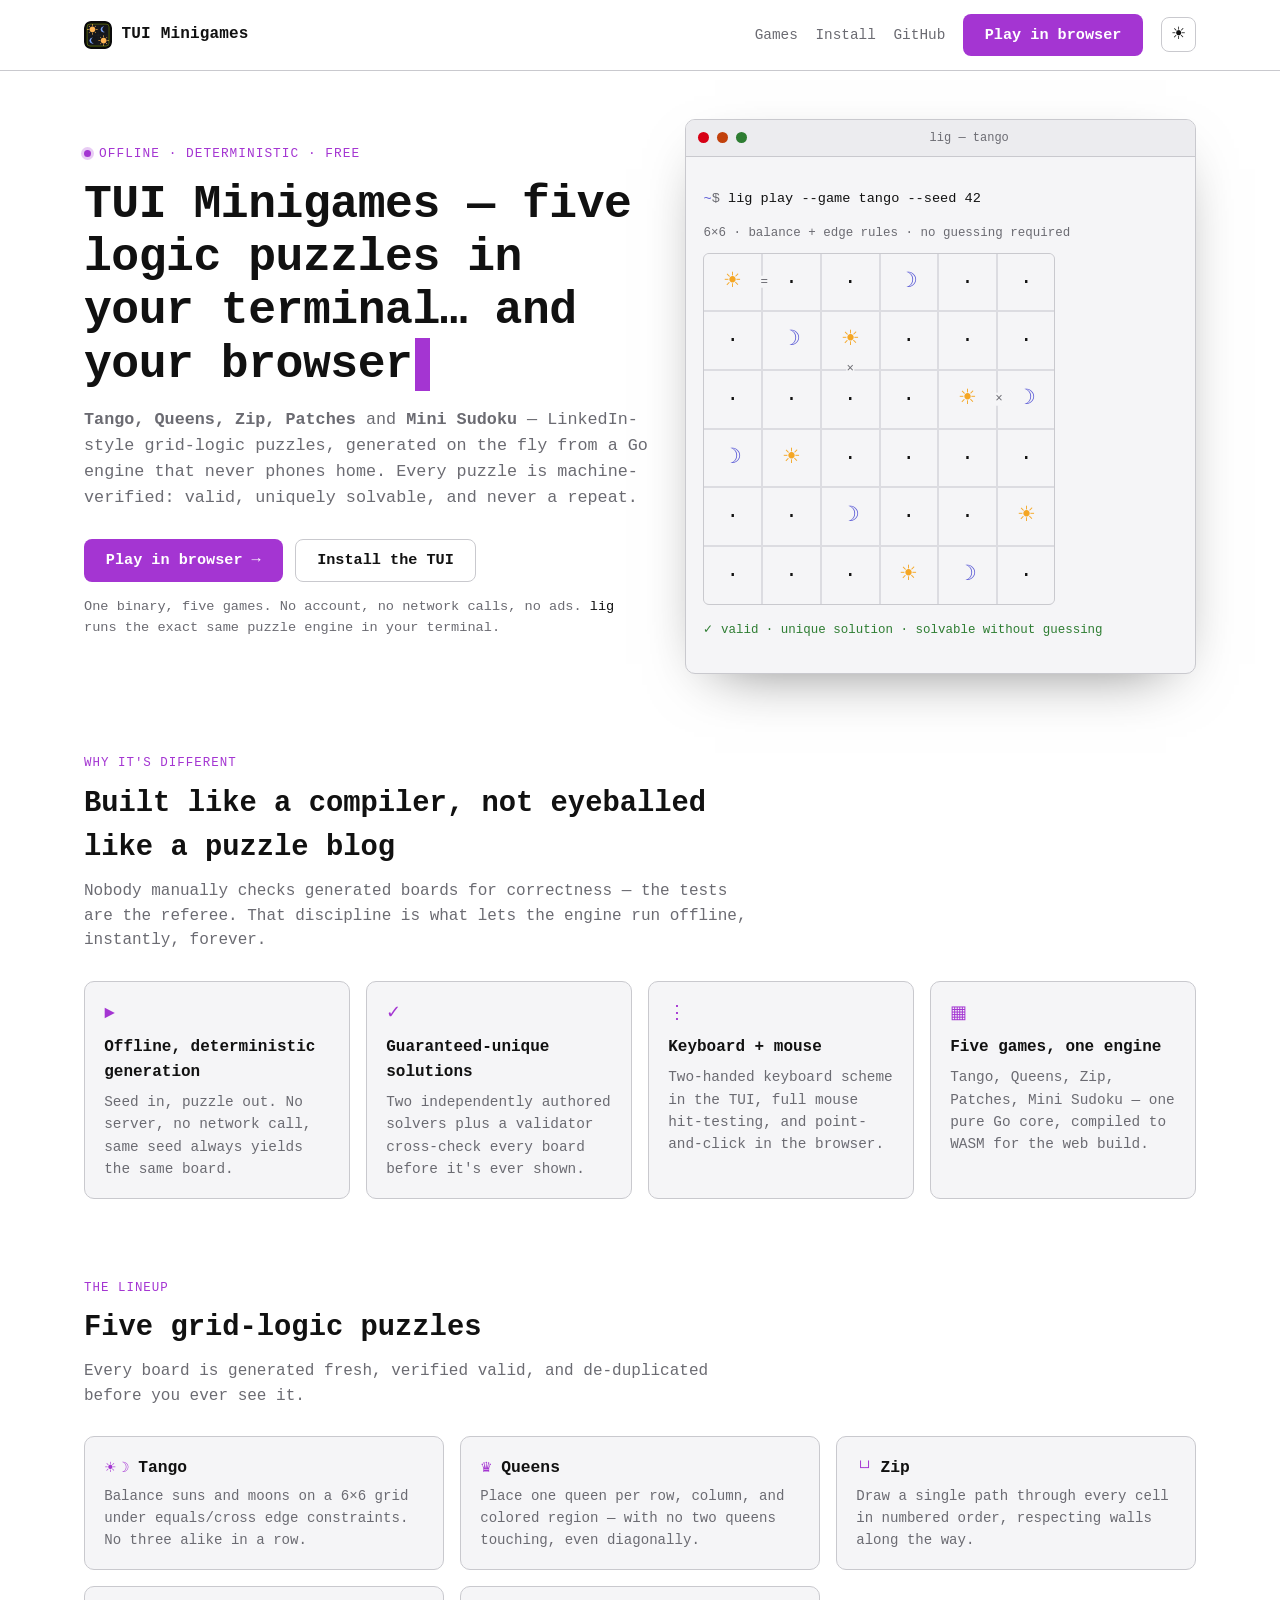
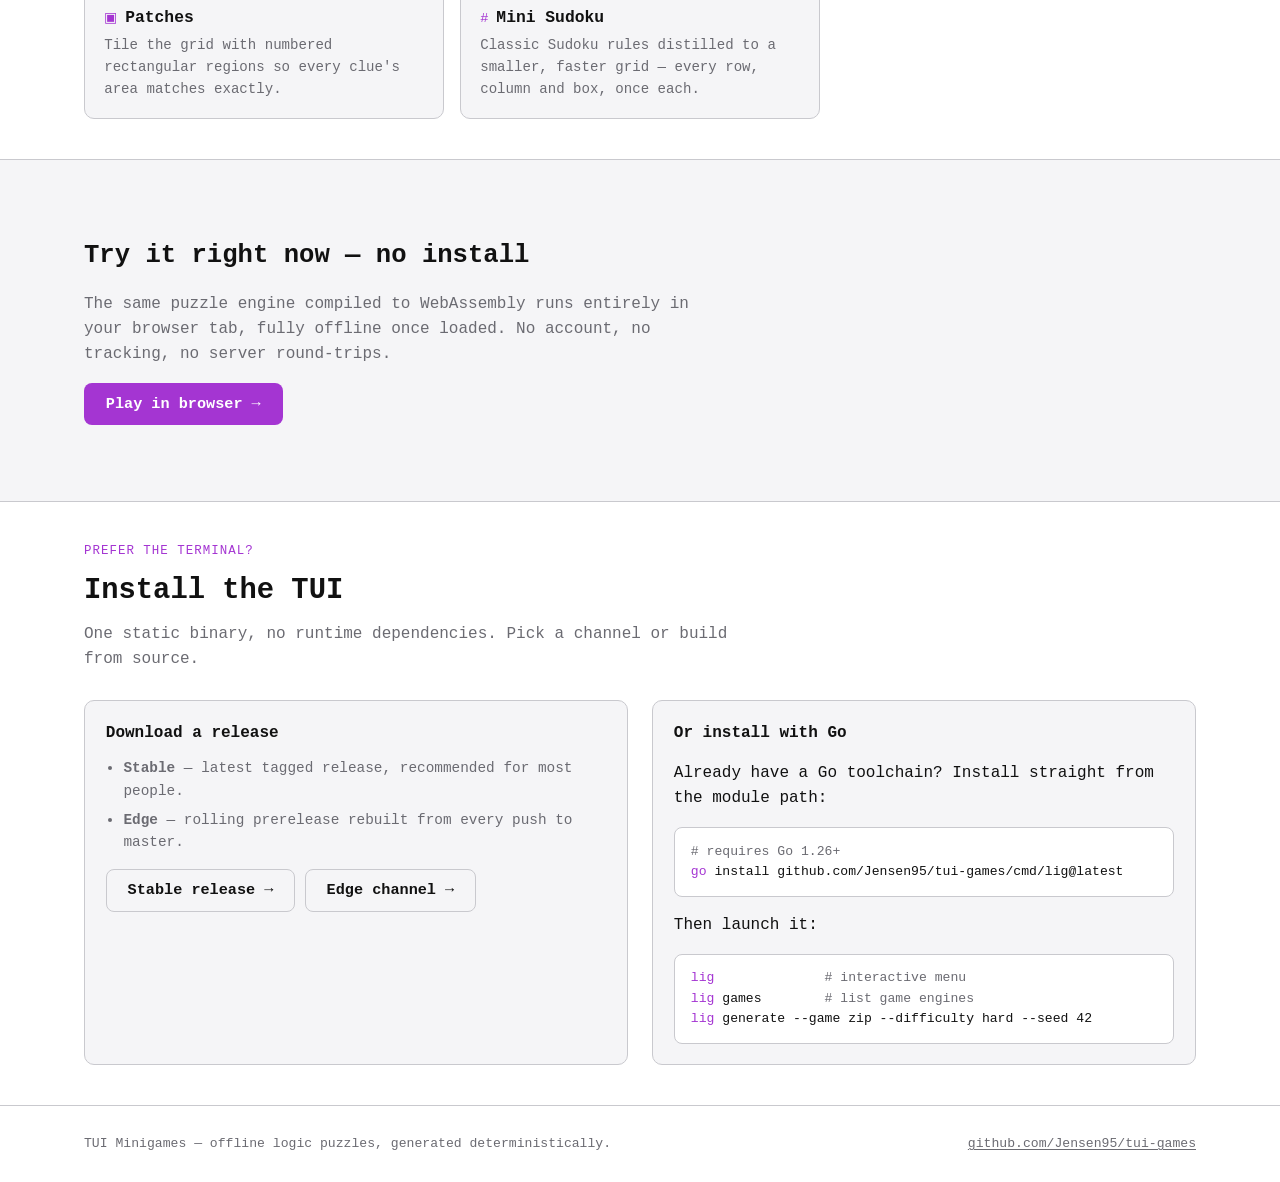
<file: web/index.html>
<!doctype html>
<html lang="en">
<head>
  <meta charset="utf-8" />
  <meta name="viewport" content="width=device-width, initial-scale=1" />
  <title>TUI Minigames — five logic puzzles in your terminal</title>
  <meta
    name="description"
    content="Tango, Queens, Zip, Patches and Mini Sudoku — five LinkedIn-style logic puzzles, generated offline and deterministically, guaranteed uniquely solvable. Play in your terminal or right here in the browser."
  />
  <meta name="theme-color" content="#0a0a0b" />
  <script>
    // Apply the saved theme before first paint so there's no flash of the
    // wrong theme. Mirrors css/style.css's data-theme overrides; with no saved
    // choice we set nothing and the prefers-color-scheme media query decides.
    // js/theme.js wires the toggle and keeps everything in sync after load.
    (function () {
      try {
        var t = localStorage.getItem("lig-theme");
        if (t === "light" || t === "dark") document.documentElement.setAttribute("data-theme", t);
      } catch (e) {}
    })();
  </script>
  <link rel="manifest" href="./manifest.webmanifest" />
  <link rel="icon" href="./favicon.svg" type="image/svg+xml" />
  <link rel="apple-touch-icon" href="./icons/icon-192.png" />
  <link rel="stylesheet" href="./css/style.css" />

  <meta property="og:title" content="TUI Minigames" />
  <meta
    property="og:description"
    content="Five logic puzzles — Tango, Queens, Zip, Patches, Mini Sudoku — in your terminal and your browser."
  />
  <meta property="og:type" content="website" />
</head>
<body>
  <a class="skip-link" href="#main">Skip to content</a>

  <header class="site-header">
    <div class="wrap">
      <a class="brand" href="./index.html">
        <img class="brand-mark" src="./icons/icon-192.png" alt="" width="28" height="28" />
        TUI Minigames
      </a>
      <nav class="site-nav" aria-label="Primary">
        <a href="#games">Games</a>
        <a href="#install">Install</a>
        <a href="https://github.com/Jensen95/tui-games">GitHub</a>
        <a class="btn btn-primary" href="./play.html">Play in browser</a>
        <button type="button" class="theme-toggle" data-theme-toggle aria-label="Switch theme">
          <span class="theme-icon theme-icon-dark" aria-hidden="true">&#9789;</span>
          <span class="theme-icon theme-icon-light" aria-hidden="true">&#9728;</span>
        </button>
      </nav>
    </div>
  </header>

  <main id="main">
    <section class="hero">
      <div class="wrap">
        <div>
          <p class="eyebrow">Offline &middot; deterministic &middot; free</p>
          <h1>
            TUI Minigames &mdash; five logic puzzles in your
            terminal&hellip; and your browser<span class="cursor" aria-hidden="true">&nbsp;</span>
          </h1>
          <p class="lede">
            <strong>Tango, Queens, Zip, Patches</strong> and <strong>Mini Sudoku</strong> &mdash;
            LinkedIn-style grid-logic puzzles, generated on the fly from a Go engine that never
            phones home. Every puzzle is machine-verified: valid, uniquely solvable, and never a
            repeat.
          </p>
          <div class="hero-ctas">
            <a class="btn btn-primary" href="./play.html">Play in browser &rarr;</a>
            <a class="btn btn-ghost" href="#install">Install the TUI</a>
          </div>
          <p class="hero-meta">
            One binary, five games. No account, no network calls, no ads.
            <code>lig</code> runs the exact same puzzle engine in your terminal.
          </p>
        </div>

        <div class="terminal" aria-hidden="true">
          <div class="terminal-bar">
            <span class="terminal-dot"></span>
            <span class="terminal-dot"></span>
            <span class="terminal-dot"></span>
            <span class="terminal-title">lig &mdash; tango</span>
          </div>
          <div class="terminal-body">
            <p class="prompt"><span class="path">~</span>$ <span class="cmd">lig play --game tango --seed 42</span></p>
            <p class="board-caption">6&times;6 &middot; balance + edge rules &middot; no guessing required</p>
            <div class="tango-board" role="img" aria-label="Sample Tango puzzle grid mixing sun and moon symbols with a few equals and cross edge constraints">
              <div class="cell sun">&#9728;<span class="edge right">=</span></div>
              <div class="cell">&middot;</div>
              <div class="cell">&middot;</div>
              <div class="cell moon">&#9789;</div>
              <div class="cell">&middot;</div>
              <div class="cell">&middot;</div>

              <div class="cell">&middot;</div>
              <div class="cell moon">&#9789;</div>
              <div class="cell sun">&#9728;<span class="edge bottom">&times;</span></div>
              <div class="cell">&middot;</div>
              <div class="cell">&middot;</div>
              <div class="cell">&middot;</div>

              <div class="cell">&middot;</div>
              <div class="cell">&middot;</div>
              <div class="cell">&middot;</div>
              <div class="cell">&middot;</div>
              <div class="cell sun">&#9728;<span class="edge right">&times;</span></div>
              <div class="cell moon">&#9789;</div>

              <div class="cell moon">&#9789;</div>
              <div class="cell sun">&#9728;</div>
              <div class="cell">&middot;</div>
              <div class="cell">&middot;</div>
              <div class="cell">&middot;</div>
              <div class="cell">&middot;</div>

              <div class="cell">&middot;</div>
              <div class="cell">&middot;</div>
              <div class="cell moon">&#9789;</div>
              <div class="cell">&middot;</div>
              <div class="cell">&middot;</div>
              <div class="cell sun">&#9728;</div>

              <div class="cell">&middot;</div>
              <div class="cell">&middot;</div>
              <div class="cell">&middot;</div>
              <div class="cell sun">&#9728;</div>
              <div class="cell moon">&#9789;</div>
              <div class="cell">&middot;</div>
            </div>
            <p class="terminal-footer-line">&#10003; valid &middot; unique solution &middot; solvable without guessing</p>
          </div>
        </div>
      </div>
    </section>

    <section id="features">
      <div class="wrap">
        <div class="section-head">
          <span class="kicker">Why it's different</span>
          <h2>Built like a compiler, not eyeballed like a puzzle blog</h2>
          <p>
            Nobody manually checks generated boards for correctness &mdash; the tests are the
            referee. That discipline is what lets the engine run offline, instantly, forever.
          </p>
        </div>
        <div class="feature-grid">
          <article class="feature">
            <span class="glyph" aria-hidden="true">&#9658;</span>
            <h3>Offline, deterministic generation</h3>
            <p>Seed in, puzzle out. No server, no network call, same seed always yields the same board.</p>
          </article>
          <article class="feature">
            <span class="glyph" aria-hidden="true">&#10003;</span>
            <h3>Guaranteed-unique solutions</h3>
            <p>Two independently authored solvers plus a validator cross-check every board before it's ever shown.</p>
          </article>
          <article class="feature">
            <span class="glyph" aria-hidden="true">&#8942;</span>
            <h3>Keyboard + mouse</h3>
            <p>Two-handed keyboard scheme in the TUI, full mouse hit-testing, and point-and-click in the browser.</p>
          </article>
          <article class="feature">
            <span class="glyph" aria-hidden="true">&#9638;</span>
            <h3>Five games, one engine</h3>
            <p>Tango, Queens, Zip, Patches, Mini Sudoku &mdash; one pure Go core, compiled to WASM for the web build.</p>
          </article>
        </div>
      </div>
    </section>

    <section id="games">
      <div class="wrap">
        <div class="section-head">
          <span class="kicker">The lineup</span>
          <h2>Five grid-logic puzzles</h2>
          <p>Every board is generated fresh, verified valid, and de-duplicated before you ever see it.</p>
        </div>
        <div class="games-grid">
          <article class="game-card">
            <div class="name">
              <span class="glyphs" aria-hidden="true">&#9728;&#9789;</span>
              <h3>Tango</h3>
            </div>
            <p>Balance suns and moons on a 6&times;6 grid under equals/cross edge constraints. No three alike in a row.</p>
          </article>
          <article class="game-card">
            <div class="name">
              <span class="glyphs" aria-hidden="true">&#9819;</span>
              <h3>Queens</h3>
            </div>
            <p>Place one queen per row, column, and colored region &mdash; with no two queens touching, even diagonally.</p>
          </article>
          <article class="game-card">
            <div class="name">
              <span class="glyphs" aria-hidden="true">&#9492;&#9496;</span>
              <h3>Zip</h3>
            </div>
            <p>Draw a single path through every cell in numbered order, respecting walls along the way.</p>
          </article>
          <article class="game-card">
            <div class="name">
              <span class="glyphs" aria-hidden="true">&#9635;</span>
              <h3>Patches</h3>
            </div>
            <p>Tile the grid with numbered rectangular regions so every clue's area matches exactly.</p>
          </article>
          <article class="game-card">
            <div class="name">
              <span class="glyphs" aria-hidden="true">&#35;</span>
              <h3>Mini Sudoku</h3>
            </div>
            <p>Classic Sudoku rules distilled to a smaller, faster grid &mdash; every row, column and box, once each.</p>
          </article>
        </div>
      </div>
    </section>

    <section class="play-band">
      <div class="wrap">
        <h2>Try it right now &mdash; no install</h2>
        <p>
          The same puzzle engine compiled to WebAssembly runs entirely in your browser tab, fully
          offline once loaded. No account, no tracking, no server round-trips.
        </p>
        <a class="btn btn-primary" href="./play.html">Play in browser &rarr;</a>
      </div>
    </section>

    <section id="install">
      <div class="wrap">
        <div class="section-head">
          <span class="kicker">Prefer the terminal?</span>
          <h2>Install the TUI</h2>
          <p>One static binary, no runtime dependencies. Pick a channel or build from source.</p>
        </div>
        <div class="install-grid">
          <div class="install-card">
            <h3>Download a release</h3>
            <ul>
              <li><strong>Stable</strong> &mdash; latest tagged release, recommended for most people.</li>
              <li><strong>Edge</strong> &mdash; rolling prerelease rebuilt from every push to <code>master</code>.</li>
            </ul>
            <div class="release-links">
              <a class="btn btn-ghost" href="https://github.com/Jensen95/tui-games/releases/latest">Stable release &rarr;</a>
              <a class="btn btn-ghost" href="https://github.com/Jensen95/tui-games/releases/tag/edge">Edge channel &rarr;</a>
            </div>
          </div>
          <div class="install-card">
            <h3>Or install with Go</h3>
            <p>Already have a Go toolchain? Install straight from the module path:</p>
            <pre class="code"><code><span class="comment"># requires Go 1.26+</span>
<span class="accent">go</span> install github.com/Jensen95/tui-games/cmd/lig@latest</code></pre>
            <p>Then launch it:</p>
            <pre class="code"><code><span class="accent">lig</span>              <span class="comment"># interactive menu</span>
<span class="accent">lig</span> games        <span class="comment"># list game engines</span>
<span class="accent">lig</span> generate --game zip --difficulty hard --seed 42</code></pre>
          </div>
        </div>
      </div>
    </section>
  </main>

  <footer class="site-footer">
    <div class="wrap">
      <span>TUI Minigames &mdash; offline logic puzzles, generated deterministically.</span>
      <a href="https://github.com/Jensen95/tui-games">github.com/Jensen95/tui-games</a>
    </div>
  </footer>

  <script src="./js/theme.js" defer></script>
  <script>
    // Register the service worker for offline/installable support, plus a
    // minimal inline version of app.js's update detection so the landing page
    // also tells visitors when a new version is ready. play.html runs the
    // fuller helper (js/app.js) — both pages point at the same ./sw.js, and a
    // CACHE_VERSION bump in sw.js is what triggers the update.
    if ("serviceWorker" in navigator) {
      // A controllerchange after the page already had a controller means the
      // updated worker took over (user hit Refresh) — reload onto it. On a
      // first visit there's no prior controller, so skip that reload.
      var hadController = Boolean(navigator.serviceWorker.controller);
      var reloading = false;
      navigator.serviceWorker.addEventListener("controllerchange", function () {
        if (!hadController || reloading) return;
        reloading = true;
        window.location.reload();
      });

      function showUpdateBanner(worker) {
        if (document.getElementById("update-banner")) return;
        var banner = document.createElement("div");
        banner.id = "update-banner";
        banner.className = "update-banner";
        banner.setAttribute("role", "status");
        banner.innerHTML =
          '<span>A new version is available.</span>' +
          '<button type="button" class="btn btn-primary">Refresh</button>';
        var btn = banner.querySelector("button");
        btn.addEventListener("click", function () {
          worker.postMessage({ type: "SKIP_WAITING" });
          btn.disabled = true;
          btn.textContent = "Updating…";
        });
        document.body.appendChild(banner);
      }

      function watchForWorkerUpdate(reg) {
        if (reg.waiting && navigator.serviceWorker.controller) {
          showUpdateBanner(reg.waiting);
        }
        reg.addEventListener("updatefound", function () {
          var installing = reg.installing;
          if (!installing) return;
          installing.addEventListener("statechange", function () {
            if (installing.state === "installed" && navigator.serviceWorker.controller) {
              showUpdateBanner(installing);
            }
          });
        });
      }

      window.addEventListener("load", function () {
        navigator.serviceWorker
          .register("./sw.js")
          .then(function (reg) {
            watchForWorkerUpdate(reg);
          })
          .catch(function () {
            /* offline support is a progressive enhancement — ignore failures */
          });
      });
    }
  </script>
</body>
</html>
</file>
<file: web/css/style.css>
/*
  TUI Minigames — landing page styles.
  Palette sourced from docs/plan/docs/08-theme-style-guide.md (Dark/Light rows).
  Dark is the default identity (the site should feel like the TUI); light is
  supported for users whose OS/browser prefers it.
  Mobile-first: base rules target small screens, min-width queries layer up.
*/

:root {
  --bg: #0a0a0b;
  --surface: #15161a;
  --surface-2: #1b1d22;
  --grid: #2a2c33;
  --border: #33363f;
  --text: #f2f3f5;
  --dim: #9aa0ab;
  --accent: #d0ff00;
  --on-accent: #000000;
  --sun: #ffb454;
  --moon: #7aa2f7;
  --success: #4caf50;
  --warning: #ff6b35;
  --error: #ff453a;

  --font-mono: ui-monospace, "SFMono-Regular", "Cascadia Mono", "Cascadia Code",
    "JetBrains Mono", Consolas, "Liberation Mono", Menlo, Monaco, monospace;

  --radius: 10px;
  --max-w: 72rem;
  color-scheme: dark;
}

@media (prefers-color-scheme: light) {
  :root {
    --bg: #ffffff;
    --surface: #f5f5f7;
    --surface-2: #ececef;
    --grid: #dcdce1;
    --border: #c9c9ce;
    --text: #111111;
    --dim: #6b6b72;
    --accent: #a435d2;
    --on-accent: #ffffff;
    --sun: #f5a623;
    --moon: #5b5bd6;
    --success: #2e7d32;
    --warning: #c2410c;
    --error: #d70015;
    color-scheme: light;
  }
}

/* Manual overrides win over the media query in both directions, for hosts
   that stamp data-theme on <html> based on an in-page toggle. This page ships
   no toggle itself, but stays correct if one is added later. */
:root[data-theme="dark"] {
  --bg: #0a0a0b;
  --surface: #15161a;
  --surface-2: #1b1d22;
  --grid: #2a2c33;
  --border: #33363f;
  --text: #f2f3f5;
  --dim: #9aa0ab;
  --accent: #d0ff00;
  --on-accent: #000000;
  --sun: #ffb454;
  --moon: #7aa2f7;
  color-scheme: dark;
}

:root[data-theme="light"] {
  --bg: #ffffff;
  --surface: #f5f5f7;
  --surface-2: #ececef;
  --grid: #dcdce1;
  --border: #c9c9ce;
  --text: #111111;
  --dim: #6b6b72;
  --accent: #a435d2;
  --on-accent: #ffffff;
  --sun: #f5a623;
  --moon: #5b5bd6;
  color-scheme: light;
}

* {
  box-sizing: border-box;
}

html {
  -webkit-text-size-adjust: 100%;
}

body {
  margin: 0;
  background: var(--bg);
  color: var(--text);
  font-family: var(--font-mono);
  font-size: 16px;
  line-height: 1.55;
  overflow-x: hidden;
}

img {
  max-width: 100%;
  display: block;
}

a {
  color: var(--accent);
  text-decoration-thickness: 1px;
  text-underline-offset: 2px;
}

a:focus-visible,
button:focus-visible,
.btn:focus-visible {
  outline: 2px solid var(--accent);
  outline-offset: 2px;
}

.skip-link {
  position: absolute;
  left: 0.5rem;
  top: -3rem;
  background: var(--accent);
  color: var(--on-accent);
  padding: 0.5rem 1rem;
  border-radius: 6px;
  z-index: 100;
  transition: top 0.15s ease;
}

.skip-link:focus {
  top: 0.5rem;
}

.wrap {
  width: 100%;
  max-width: var(--max-w);
  margin-inline: auto;
  padding-inline: 1.25rem;
}

/* ---------- header ---------- */

.site-header {
  border-bottom: 1px solid var(--border);
  position: sticky;
  top: 0;
  background: color-mix(in srgb, var(--bg) 92%, transparent);
  backdrop-filter: blur(6px);
  z-index: 10;
}

.site-header .wrap {
  display: flex;
  align-items: center;
  justify-content: space-between;
  gap: 1rem;
  padding-block: 0.85rem;
}

.brand {
  display: flex;
  align-items: center;
  gap: 0.6rem;
  font-weight: 700;
  color: var(--text);
  text-decoration: none;
  font-size: 1rem;
  letter-spacing: 0.01em;
}

.brand-mark {
  width: 28px;
  height: 28px;
  border-radius: 7px;
  flex: none;
}

.site-nav {
  display: flex;
  align-items: center;
  gap: 1.1rem;
  font-size: 0.9rem;
}

.site-nav a {
  color: var(--dim);
  text-decoration: none;
}

.site-nav a:hover,
.site-nav a:focus-visible {
  color: var(--text);
}

.site-nav .btn {
  color: var(--on-accent);
}

/* ---------- buttons ---------- */

.btn {
  display: inline-flex;
  align-items: center;
  justify-content: center;
  gap: 0.5rem;
  font-family: var(--font-mono);
  font-size: 0.95rem;
  font-weight: 700;
  text-decoration: none;
  padding: 0.7rem 1.3rem;
  border-radius: 8px;
  border: 1px solid transparent;
  cursor: pointer;
  line-height: 1.2;
}

.btn-primary {
  background: var(--accent);
  color: var(--on-accent);
}

.btn-primary:hover,
.btn-primary:focus-visible {
  filter: brightness(1.08);
}

.btn-ghost {
  background: transparent;
  color: var(--text);
  border-color: var(--border);
}

.btn-ghost:hover,
.btn-ghost:focus-visible {
  border-color: var(--accent);
  color: var(--accent);
}

.btn-block {
  width: 100%;
}

/* Disabled buttons (e.g. the Hint button during its cooldown) read as
   inert -- dimmed, no pointer, and no hover accent. */
.btn:disabled,
.btn[aria-disabled="true"] {
  opacity: 0.55;
  cursor: not-allowed;
}

.btn-ghost:disabled:hover,
.btn-ghost[aria-disabled="true"]:hover {
  border-color: var(--border);
  color: var(--text);
}

/* ---------- theme toggle ---------- */

.theme-toggle {
  display: inline-flex;
  align-items: center;
  justify-content: center;
  width: 2.2rem;
  height: 2.2rem;
  padding: 0;
  border-radius: 8px;
  border: 1px solid var(--border);
  background: transparent;
  color: var(--text);
  cursor: pointer;
  font-size: 1.05rem;
  line-height: 1;
  flex: none;
}

.theme-toggle:hover,
.theme-toggle:focus-visible {
  border-color: var(--accent);
  color: var(--accent);
}

/* Two glyphs live in the button; theme.js stamps data-effective on it with the
   theme currently in force (resolving the OS preference too, not just an
   explicit choice) and we show the glyph for that theme -- moon on dark, sun on
   light. Default (no JS yet) shows the moon, matching the dark identity the
   site ships with. */
.theme-toggle .theme-icon-light {
  display: none;
}

.theme-toggle[data-effective="light"] .theme-icon-dark {
  display: none;
}

.theme-toggle[data-effective="light"] .theme-icon-light {
  display: inline;
}

/* ---------- hero ---------- */

.hero {
  padding-block: 3rem 2.5rem;
}

.hero .wrap {
  display: grid;
  gap: 2.25rem;
}

.eyebrow {
  display: inline-flex;
  align-items: center;
  gap: 0.5rem;
  color: var(--accent);
  font-size: 0.8rem;
  letter-spacing: 0.08em;
  text-transform: uppercase;
  margin: 0 0 0.9rem;
}

.eyebrow::before {
  content: "";
  width: 0.55em;
  height: 0.55em;
  border-radius: 50%;
  background: var(--accent);
  box-shadow: 0 0 0 3px color-mix(in srgb, var(--accent) 25%, transparent);
}

h1 {
  font-size: clamp(1.7rem, 5vw + 0.5rem, 2.9rem);
  line-height: 1.15;
  margin: 0 0 1rem;
  letter-spacing: -0.01em;
}

h1 .cursor {
  display: inline-block;
  width: 0.55ch;
  background: var(--accent);
  animation: blink 1.1s steps(1) infinite;
  margin-left: 0.05em;
}

@keyframes blink {
  0%,
  49% {
    opacity: 1;
  }
  50%,
  100% {
    opacity: 0;
  }
}

@media (prefers-reduced-motion: reduce) {
  h1 .cursor {
    animation: none;
  }
}

.lede {
  color: var(--dim);
  font-size: 1.05rem;
  max-width: 46rem;
  margin: 0 0 1.75rem;
}

.hero-ctas {
  display: flex;
  flex-wrap: wrap;
  gap: 0.8rem;
  margin-bottom: 0.5rem;
}

.hero-meta {
  color: var(--dim);
  font-size: 0.85rem;
  margin-top: 0.9rem;
}

.hero-meta code {
  color: var(--text);
}

/* ---------- terminal demo ---------- */

.terminal {
  background: var(--surface);
  border: 1px solid var(--border);
  border-radius: var(--radius);
  overflow: hidden;
  box-shadow: 0 20px 60px -30px rgba(0, 0, 0, 0.6);
  max-width: 34rem;
}

.terminal-bar {
  display: flex;
  align-items: center;
  gap: 0.5rem;
  padding: 0.55rem 0.75rem;
  background: var(--surface-2);
  border-bottom: 1px solid var(--border);
}

.terminal-dot {
  width: 0.7rem;
  height: 0.7rem;
  border-radius: 50%;
  background: var(--border);
}

.terminal-dot:nth-child(1) {
  background: var(--error);
}

.terminal-dot:nth-child(2) {
  background: var(--warning);
}

.terminal-dot:nth-child(3) {
  background: var(--success);
}

.terminal-title {
  margin-inline: auto;
  color: var(--dim);
  font-size: 0.75rem;
}

.terminal-body {
  padding: 1.1rem 1.1rem 1.3rem;
  font-size: 0.85rem;
}

.terminal-body .prompt {
  color: var(--dim);
}

.terminal-body .prompt .path {
  color: var(--moon);
}

.terminal-body .cmd {
  color: var(--text);
}

.board-caption {
  color: var(--dim);
  font-size: 0.78rem;
  margin: 0.9rem 0 0.6rem;
}

.tango-board {
  display: grid;
  grid-template-columns: repeat(6, 1fr);
  gap: 2px;
  background: var(--grid);
  border: 1px solid var(--border);
  border-radius: 6px;
  overflow: hidden;
  width: min(100%, 22rem);
  aspect-ratio: 1 / 1;
}

.tango-board .cell {
  background: var(--surface);
  display: flex;
  align-items: center;
  justify-content: center;
  font-size: clamp(0.95rem, 4vw, 1.3rem);
  position: relative;
  aspect-ratio: 1 / 1;
}

.tango-board .cell.sun {
  color: var(--sun);
}

.tango-board .cell.moon {
  color: var(--moon);
}

.tango-board .cell .edge {
  position: absolute;
  color: var(--dim);
  font-size: 0.6em;
  background: var(--surface);
  line-height: 1;
}

.tango-board .cell .edge.right {
  right: -0.55em;
  top: 50%;
  transform: translateY(-50%);
  z-index: 2;
}

.tango-board .cell .edge.bottom {
  bottom: -0.55em;
  left: 50%;
  transform: translateX(-50%);
  z-index: 2;
}

.terminal-footer-line {
  margin-top: 1rem;
  color: var(--success);
  font-size: 0.78rem;
}

/* ---------- sections ---------- */

section {
  padding-block: 2.5rem;
}

.section-head {
  max-width: 42rem;
  margin-bottom: 1.75rem;
}

.section-head h2 {
  font-size: clamp(1.3rem, 2.5vw + 0.6rem, 1.8rem);
  margin: 0 0 0.5rem;
}

.section-head p {
  color: var(--dim);
  margin: 0;
}

.kicker {
  display: block;
  color: var(--accent);
  font-size: 0.78rem;
  text-transform: uppercase;
  letter-spacing: 0.08em;
  margin-bottom: 0.5rem;
}

/* ---------- feature grid ---------- */

.feature-grid {
  display: grid;
  gap: 1rem;
  grid-template-columns: 1fr;
}

.feature {
  background: var(--surface);
  border: 1px solid var(--border);
  border-radius: var(--radius);
  padding: 1.1rem 1.2rem;
}

.feature .glyph {
  color: var(--accent);
  font-size: 1.1rem;
  display: block;
  margin-bottom: 0.5rem;
}

.feature h3 {
  font-size: 1rem;
  margin: 0 0 0.4rem;
}

.feature p {
  color: var(--dim);
  margin: 0;
  font-size: 0.9rem;
}

/* ---------- games grid ---------- */

.games-grid {
  display: grid;
  gap: 1rem;
  grid-template-columns: 1fr;
}

.game-card {
  background: var(--surface);
  border: 1px solid var(--border);
  border-radius: var(--radius);
  padding: 1.1rem 1.2rem;
}

.game-card .name {
  display: flex;
  align-items: baseline;
  gap: 0.5rem;
  margin-bottom: 0.35rem;
}

.game-card .name .glyphs {
  color: var(--accent);
  font-size: 0.85rem;
}

.game-card h3 {
  margin: 0;
  font-size: 1.02rem;
}

.game-card p {
  color: var(--dim);
  margin: 0;
  font-size: 0.88rem;
}

/* ---------- install ---------- */

.install-grid {
  display: grid;
  gap: 1.5rem;
  grid-template-columns: 1fr;
}

.install-card {
  background: var(--surface);
  border: 1px solid var(--border);
  border-radius: var(--radius);
  padding: 1.25rem 1.3rem;
}

.install-card h3 {
  margin: 0 0 0.75rem;
  font-size: 1rem;
}

.install-card ul {
  margin: 0 0 1rem;
  padding-left: 1.1rem;
  color: var(--dim);
  font-size: 0.9rem;
}

.install-card li + li {
  margin-top: 0.4rem;
}

pre.code {
  background: var(--bg);
  border: 1px solid var(--border);
  border-radius: 8px;
  padding: 0.85rem 1rem;
  overflow-x: auto;
  font-size: 0.82rem;
  margin: 0 0 0.75rem;
}

pre.code:last-child {
  margin-bottom: 0;
}

pre.code .comment {
  color: var(--dim);
}

pre.code .accent {
  color: var(--accent);
}

.release-links {
  display: flex;
  flex-wrap: wrap;
  gap: 0.6rem;
  margin-top: 0.75rem;
}

/* ---------- play cta band ---------- */

.play-band {
  background: var(--surface);
  border-top: 1px solid var(--border);
  border-bottom: 1px solid var(--border);
}

.play-band .wrap {
  padding-block: 2.25rem;
  display: flex;
  flex-direction: column;
  gap: 1rem;
  align-items: flex-start;
}

.play-band h2 {
  margin: 0;
  font-size: clamp(1.2rem, 2vw + 0.6rem, 1.6rem);
}

.play-band p {
  color: var(--dim);
  margin: 0;
  max-width: 38rem;
}

/* ---------- service-worker update toast ---------- */

/* Non-intrusive bottom-centered toast shown when the service worker has a new
   version waiting (see app.js / index.html update detection). Uses the shared
   surface/border tokens so it matches both themes automatically. */
.update-banner {
  position: fixed;
  left: 50%;
  bottom: 1rem;
  transform: translateX(-50%);
  z-index: 60;
  display: flex;
  align-items: center;
  gap: 0.9rem;
  max-width: calc(100vw - 2rem);
  background: var(--surface);
  color: var(--text);
  border: 1px solid var(--border);
  border-radius: var(--radius);
  padding: 0.7rem 0.9rem;
  font-size: 0.88rem;
  box-shadow: 0 20px 60px -20px rgba(0, 0, 0, 0.6);
  animation: update-banner-in 0.2s ease-out;
}

.update-banner .btn {
  padding: 0.45rem 0.9rem;
  font-size: 0.85rem;
  flex: none;
}

@keyframes update-banner-in {
  from {
    opacity: 0;
    transform: translate(-50%, 0.6rem);
  }
  to {
    opacity: 1;
    transform: translate(-50%, 0);
  }
}

@media (prefers-reduced-motion: reduce) {
  .update-banner {
    animation: none;
  }
}

/* ---------- footer ---------- */

.site-footer {
  border-top: 1px solid var(--border);
  padding-block: 1.75rem;
  color: var(--dim);
  font-size: 0.82rem;
}

.site-footer .wrap {
  display: flex;
  flex-wrap: wrap;
  gap: 0.75rem 1.5rem;
  align-items: center;
  justify-content: space-between;
}

.site-footer a {
  color: var(--dim);
}

.site-footer a:hover,
.site-footer a:focus-visible {
  color: var(--text);
}

/* ---------- layout: tablet+ ---------- */

@media (min-width: 46rem) {
  .hero .wrap {
    grid-template-columns: 1.05fr 0.95fr;
    align-items: center;
  }

  .feature-grid {
    grid-template-columns: repeat(2, 1fr);
  }

  .games-grid {
    grid-template-columns: repeat(2, 1fr);
  }

  .install-grid {
    grid-template-columns: repeat(2, 1fr);
  }
}

@media (min-width: 64rem) {
  .feature-grid {
    grid-template-columns: repeat(4, 1fr);
  }

  .games-grid {
    grid-template-columns: repeat(3, 1fr);
  }
}
</file>
